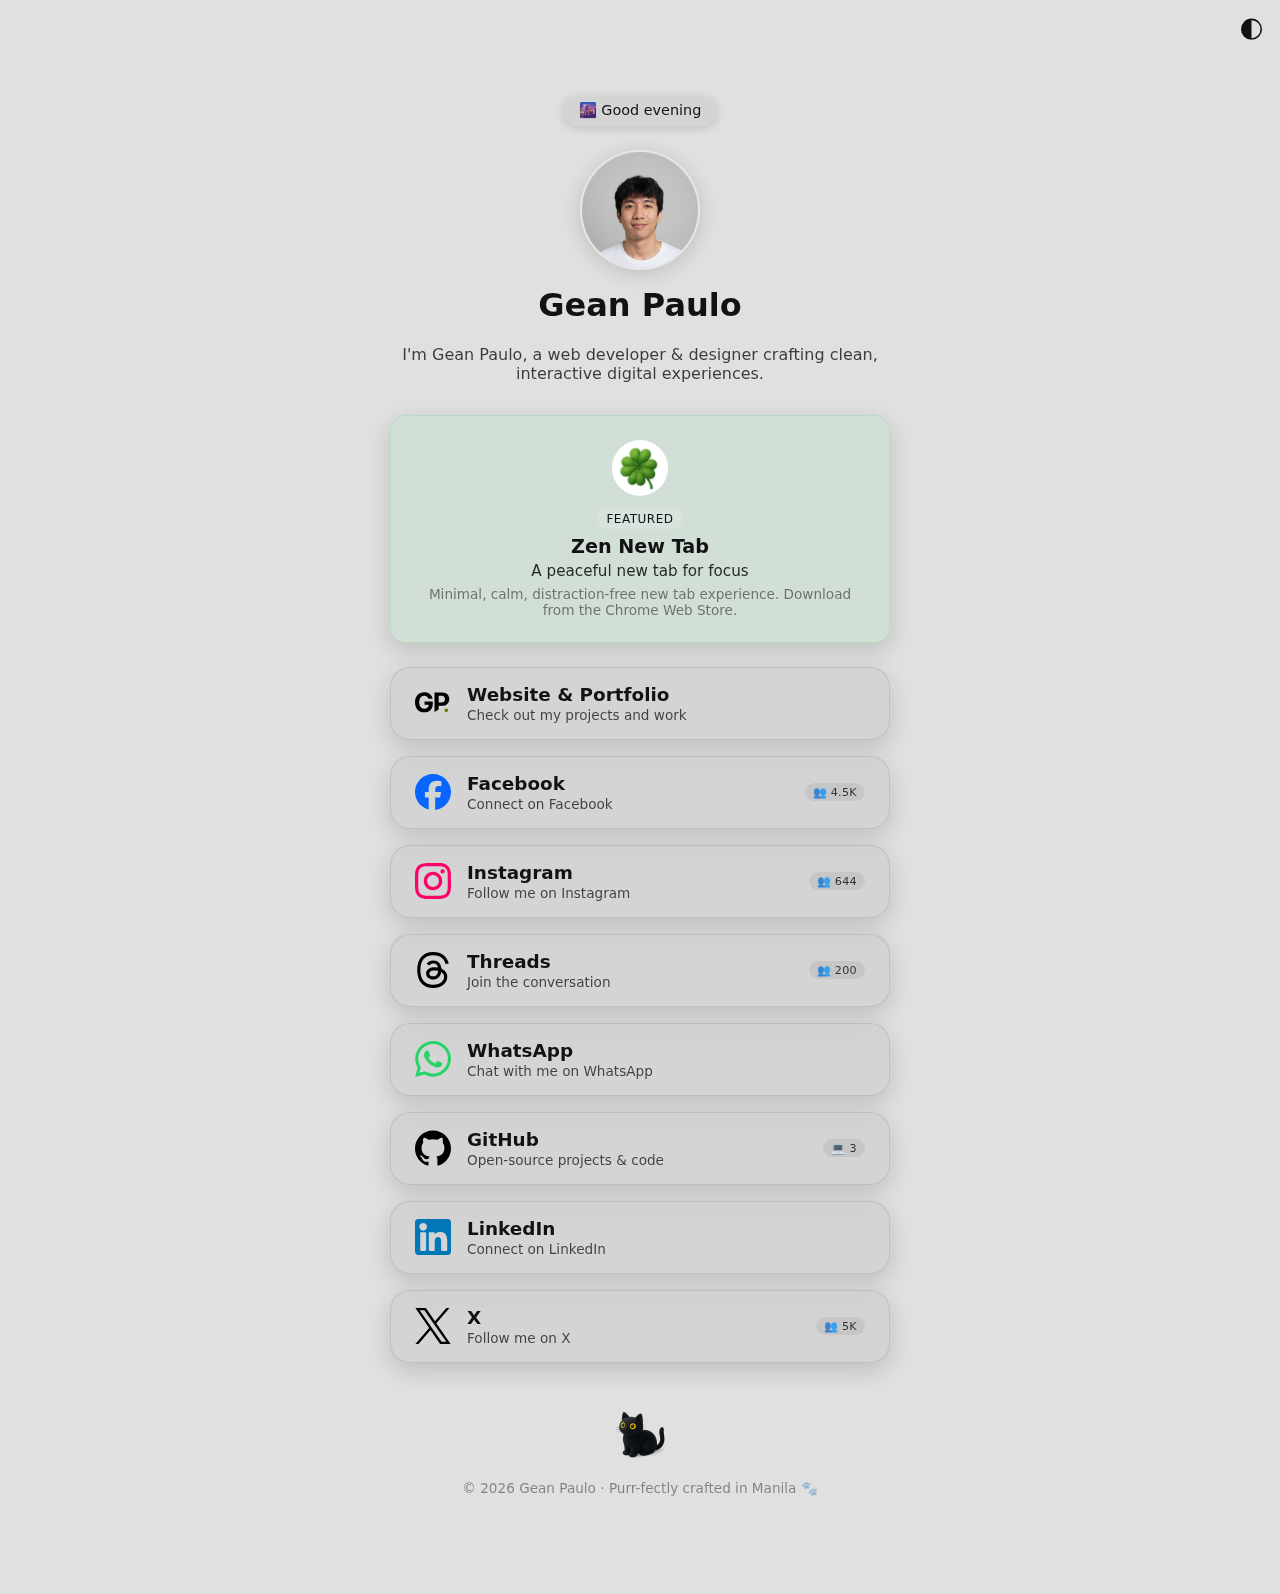
<file: index.html>
<!DOCTYPE html>
<html lang="en">
<head>
  <meta charset="UTF-8">
  <meta name="viewport" content="width=device-width, initial-scale=1.0">
  <title>Gean Paulo Links</title>
  
  <!-- Basic SEO -->
  <meta name="description" content="Gean Paulo's links page. Connect with me on socials, explore my work, and discover my projects.">
  <meta name="author" content="Gean Paulo">
  <meta name="keywords" content="Gean Paulo, web developer, designer, portfolio, links, social links, projects, web development">
  
  <!-- Open Graph / Facebook -->
  <meta property="og:title" content="Gean Paulo Links">
  <meta property="og:description" content="Gean Paulo's links page. Connect with me on socials, explore my work, and discover my projects.">
  <meta property="og:type" content="website">
  <meta property="og:url" content="https://geanpaulo.site/">
  <meta property="og:image" content="https://geanpaulo.site/assets/images/avatar.jpg">
  
  <!-- Twitter Card -->
  <meta name="twitter:card" content="summary_large_image">
  <meta name="twitter:title" content="Gean Paulo Links">
  <meta name="twitter:description" content="Gean Paulo's links page. Connect with me on socials, explore my work, and discover my projects.">
  <meta name="twitter:image" content="https://geanpaulo.site/assets/images/avatar.jpg">
  
  <!-- Favicon -->
  <link rel="icon" href="assets/images/gp5.svg" type="image/svg+xml">
  
  <!-- Stylesheet -->
  <link rel="stylesheet" href="style.css">
</head>
<body>
  <!-- Theme Toggle Button -->
  <button id="theme-toggle" aria-label="Toggle Dark/Light Mode">🌓</button>

  <!-- Main Container -->
  <div class="container">
    <!-- Profile Section -->
    <div class="profile">
      <div id="greeting" class="greeting-pill">Hello!</div>
      <img src="assets/images/avatar.jpg" alt="Gean Paulo" class="avatar">
      <h1>Gean Paulo</h1>
      <p>I'm Gean Paulo, a web developer & designer crafting clean, interactive digital experiences.</p>
    </div>

    <!-- Featured Section -->
    <div id="featured"></div>

    <!-- Links Section -->
    <div id="links" class="links">
      <!-- JavaScript will populate link cards here -->
    </div>

    <!-- Footer -->
    <footer style="display:flex; flex-direction:column; align-items:center; text-align:center;">
  <img
    src="assets/images/blackcat.png"
    alt="Black cat"
    class="cat-light"
    style="width:64px; height:auto; margin-bottom:0.75rem;"
  />
  <img
    src="assets/images/orangecat.png"
    alt="Orange cat"
    class="cat-dark"
    style="width:64px; height:auto; margin-bottom:0.75rem;"
  />
  <p>© 2026 Gean Paulo &middot; Purr-fectly crafted in Manila 🐾</p>
</footer>
  </div>

  <!-- JavaScript -->
  <script src="app.js"></script>
</body>
</html>
</file>
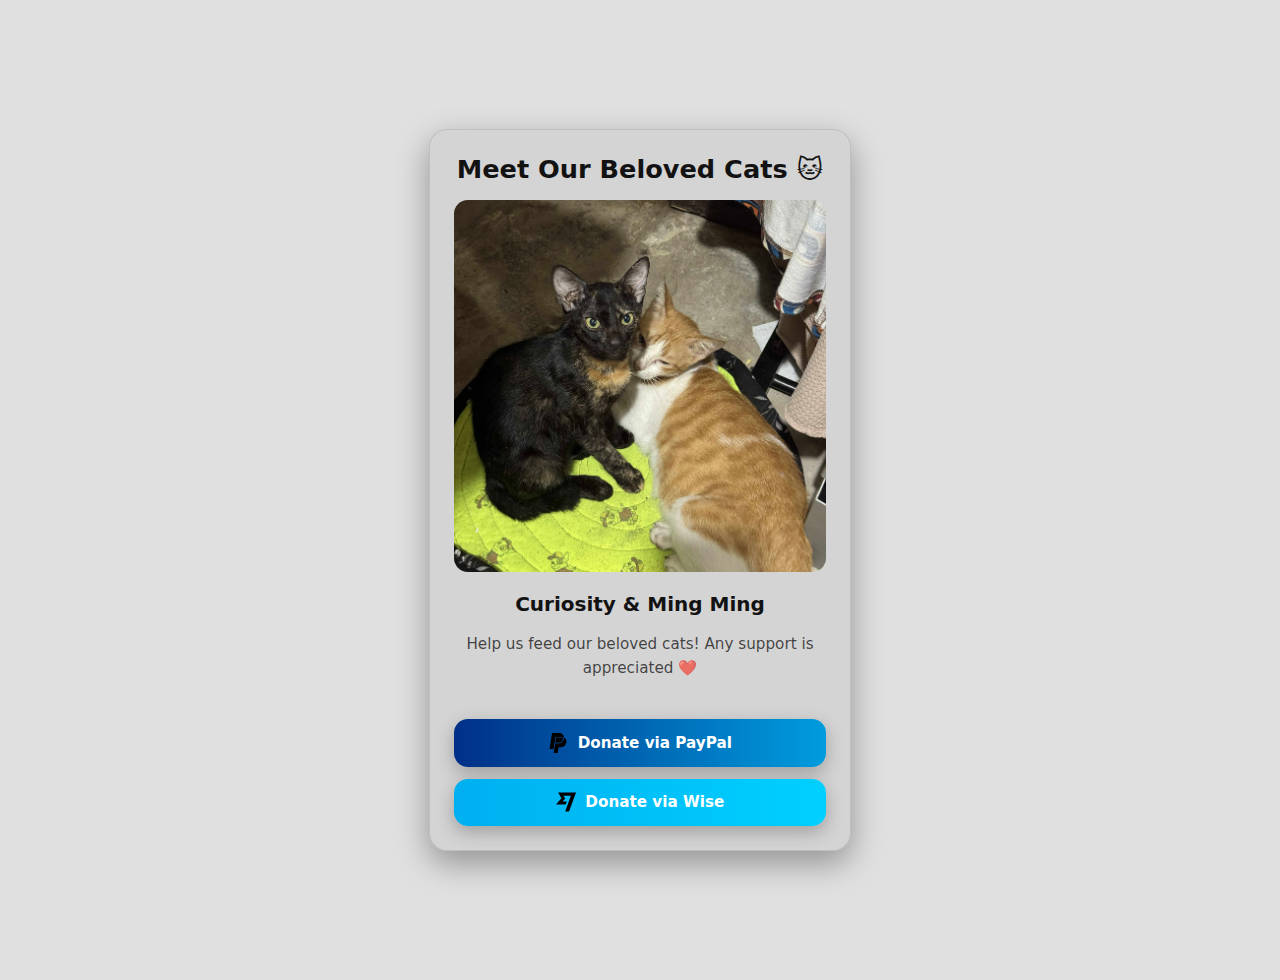
<file: cat.html>
<!DOCTYPE html>
<html lang="en">
<head>
<meta charset="UTF-8" />
<meta name="viewport" content="width=device-width, initial-scale=1.0" />
<title>Meet Our Cats</title>

<style>
:root {
  --bg: #121212;
  --fg: #ffffff;
  --card-bg: rgba(255,255,255,0.05);
  --card-border: rgba(255,255,255,0.14);
  --text-desc: rgba(255,255,255,0.7);
}

body.light {
  --bg: #e0e0e0;
  --fg: #121212;
  --card-bg: rgba(0,0,0,0.05);
  --card-border: rgba(0,0,0,0.1);
  --text-desc: rgba(0,0,0,0.7);
}

body {
  background: var(--bg);
  color: var(--fg);
  font-family: system-ui, -apple-system, BlinkMacSystemFont, sans-serif;
  min-height: 100vh;
  display: grid;
  place-items: center;
  padding: 2rem;
  transition: background 0.3s ease, color 0.3s ease;
}

/* --------------------------
   Cat Card
--------------------------- */
.cat-card {
  width: 100%;
  max-width: 420px;
  background: var(--card-bg);
  border: 1px solid var(--card-border);
  border-radius: 18px;
  box-shadow: 0 12px 32px rgba(0,0,0,0.35);
  overflow: hidden;
}

/* Header */
.cat-header {
  padding: 1.5rem 1.5rem 1rem;
  text-align: center;
}

.cat-header h1 {
  font-size: 1.6rem;
  font-weight: 700;
  margin: 0;
}

/* Image */
.cat-media {
  padding: 0 1.5rem;
}

.cat-media img {
  width: 100%;
  display: block;
  border-radius: 14px;
  cursor: pointer;
  transition: transform 0.25s ease;
}

.cat-media img:hover {
  transform: scale(1.03);
}

/* Body */
.cat-body {
  padding: 1.25rem 1.5rem 1.5rem;
  text-align: center;
}

.cat-name {
  font-size: 1.25rem;
  font-weight: 700;
  margin-bottom: 0.5rem;
}

.cat-desc {
  font-size: 0.95rem;
  line-height: 1.6;
  color: var(--text-desc);
}

/* Actions */
.cat-actions {
  padding: 0 1.5rem 1.5rem;
  display: flex;
  flex-direction: column;
  gap: 0.75rem;
}

.cat-actions a {
  display: flex;
  align-items: center;
  justify-content: center;
  gap: 0.6rem;
  padding: 0.85rem 1rem;
  border-radius: 14px;
  font-size: 0.95rem;
  font-weight: 600;
  text-decoration: none;
  color: #fff;
  transition: transform 0.15s ease, box-shadow 0.15s ease;
  box-shadow: 0 6px 18px rgba(0,0,0,0.25);
}

.cat-actions a:hover {
  transform: translateY(-1px);
  box-shadow: 0 10px 26px rgba(0,0,0,0.3);
}

.cat-actions img {
  height: 1.25rem;
}

/* Brand Colors */
.donate-paypal { background: linear-gradient(90deg, #003087, #009cde); }
.donate-wise { background: linear-gradient(90deg, #00AFF0, #00D0FF); }

/* Mobile tuning */
@media (max-width: 480px) {
  .cat-header,
  .cat-body,
  .cat-actions,
  .cat-media { padding-left:1.25rem; padding-right:1.25rem; }

  .cat-header h1 { font-size:1.45rem; }
}
</style>
</head>

<body class="cat-page">

<div class="cat-card">

  <div class="cat-header">
    <h1>Meet Our Beloved Cats 🐱</h1>
  </div>

  <div class="cat-media">
    <a href="cat.html">
      <img src="assets/images/curiosity.jpg" alt="Curiosity & Ming Ming">
    </a>
  </div>

  <div class="cat-body">
    <div class="cat-name">Curiosity & Ming Ming</div>
    <p class="cat-desc">
      Help us feed our beloved cats! Any support is appreciated ❤️
    </p>
  </div>

  <div class="cat-actions">
    <a href="https://www.paypal.me/geanpaulo" target="_blank" class="donate-paypal">
      <img src="assets/icons/paypal.svg" alt=""> Donate via PayPal
    </a>
    <a href="https://wise.com/pay/me/geanpaulop" target="_blank" class="donate-wise">
      <img src="assets/icons/wise.svg" alt=""> Donate via Wise
    </a>
  </div>

</div>

<script>
// =========================
// THEME DETECTION & PERSISTENCE
// =========================

// Immediately apply saved theme before anything renders
(function(){
  const savedTheme = localStorage.getItem("theme");
  const prefersDark = window.matchMedia("(prefers-color-scheme: dark)").matches;

  if(savedTheme === "light"){
    document.body.classList.add("light");
    document.body.classList.remove("dark");
  } else if(savedTheme === "dark"){
    document.body.classList.add("dark");
    document.body.classList.remove("light");
  } else {
    if(prefersDark){
      document.body.classList.add("dark");
      document.body.classList.remove("light");
    } else {
      document.body.classList.add("light");
      document.body.classList.remove("dark");
    }
  }
})();

// Optional: theme toggle button for testing
// Save theme so it persists across pages
function toggleTheme(){
  if(document.body.classList.contains("light")){
    document.body.classList.remove("light");
    document.body.classList.add("dark");
    localStorage.setItem("theme","dark");
  } else {
    document.body.classList.remove("dark");
    document.body.classList.add("light");
    localStorage.setItem("theme","light");
  }
}
</script>

</body>
</html>
</file>
<file: style.css>
/* ==========================
   THEME VARIABLES
========================== */
:root {
  --bg: #121212;
  --fg: #ffffff;
  --card-bg: rgba(255, 255, 255, 0.05);
  --card-border: rgba(255, 255, 255, 0.1);
  --text-desc: rgba(255, 255, 255, 0.7);
  --shadow-color: rgba(0,0,0,0.3);
  --aura-color-1: rgba(255, 0, 200, 0.12);
  --aura-color-2: rgba(0, 200, 255, 0.08);
  --scrollbar-thumb: rgba(255,255,255,0.2);
  --scrollbar-track: rgba(0,0,0,0.05);

  /* Featured soft green */
  --featured-bg: rgba(37, 211, 102, 0.08);
  --featured-border: rgba(37, 211, 102, 0.15);
}

body.light {
  --bg: #e0e0e0;
  --fg: #121212;
  --card-bg: rgba(0,0,0,0.05);
  --card-border: rgba(0,0,0,0.1);
  --text-desc: rgba(0,0,0,0.7);
  --shadow-color: rgba(0,0,0,0.15);
  --aura-color-1: rgba(255,0,200,0.0);
  --aura-color-2: rgba(0,200,255,0.0);
  --scrollbar-thumb: rgba(0,0,0,0.2);

  --featured-bg: rgba(37,211,102,0.08);
  --featured-border: rgba(37,211,102,0.15);
}

/* ==========================
   STATIC AURA BACKGROUND
========================== */
body::before {
  content: '';
  position: fixed;
  top: -50%;
  left: -50%;
  width: 200%;
  height: 200%;
  background: radial-gradient(circle at 30% 30%, var(--aura-color-1), transparent 40%),
              radial-gradient(circle at 70% 70%, var(--aura-color-2), transparent 50%);
  background-repeat: no-repeat;
  background-size: cover;
  filter: blur(80px);
  z-index: -1;
  pointer-events: none;
  opacity: 0.15; /* subtle glow, lower opacity for battery */
  transition: all 0.3s ease;
}

/* ==========================
   BASE STYLES
========================== */
* {
  box-sizing: border-box;
  font-family: -apple-system, BlinkMacSystemFont, system-ui, sans-serif;
  margin:0;
  padding:0;
  transition: all 0.3s ease;
}

body {
  min-height:100vh;
  display:flex;
  justify-content:center;
  align-items:flex-start;
  color: var(--fg);
  text-align:center;
  padding:2rem;
  background: var(--bg);
  overflow-y:auto;
}

/* ==========================
   CONTAINER
========================== */
.container {
  width:100%;
  max-width:500px;
  padding:4rem 0;
}

/* ==========================
   PROFILE
========================== */
.profile {
  display:flex;
  flex-direction:column;
  align-items:center;
  position: relative;
  gap:1rem;
}

.profile .avatar {
  width:120px;
  height:120px;
  border-radius:50%;
  object-fit:cover;
  border:2px solid rgba(255,255,255,0.2);
  box-shadow:0 4px 20px var(--shadow-color);
}

.profile h1 { font-size:2rem; margin-bottom:0.3rem; }
.profile p { font-size:1rem; margin-bottom:2rem; opacity:0.8; }

/* ==========================
   GREETING PILL (STATIC)
========================== */
.greeting-pill {
  display: block;
  padding: 0.4rem 1rem;
  background: var(--card-bg);
  color: var(--fg);
  border-radius: 999px;
  font-size: 0.9rem;
  font-weight: 500;
  backdrop-filter: blur(8px);
  box-shadow: 0 2px 10px var(--shadow-color);
  margin-bottom: 0.5rem;
  /* Removed animations and dynamic glow for static display */
}

body.light .greeting-pill {
  box-shadow: 0 2px 10px var(--shadow-color);
  background: var(--card-bg);
  color: var(--fg);
}

/* ==========================
   THEME TOGGLE
========================== */
#theme-toggle {
  position: fixed;
  top:1rem;
  right:1rem;
  background:none;
  border:none;
  font-size:1.5rem;
  cursor:pointer;
  color: var(--fg);
  z-index:999;
}

/* ==========================
   LINKS
========================== */
.links {
  display:flex;
  flex-direction:column;
  gap:1rem;
}

.link-card {
  display:flex;
  align-items:center;
  justify-content: space-between;  /* stats will be at far right */
  gap:1rem;
  backdrop-filter: blur(12px);
  background: var(--card-bg);
  border-radius:20px;
  padding:1rem 1.5rem;
  font-size:1.1rem;
  text-decoration:none;
  color: var(--fg);
  border:1px solid var(--card-border);
  box-shadow:0 8px 25px var(--shadow-color);
  transition: all 0.3s ease;
}

.link-card:hover {
  transform: scale(1.05);
  box-shadow:0 12px 35px var(--shadow-color);
}

.link-icon svg { width:36px; height:36px; transition: all 0.3s ease; }

.link-text {
  display:flex;
  flex-direction:column;
  text-align:left;
  flex:1;                       /* take remaining space */
}

.link-title { font-weight:600; font-size:1.15rem; }
.link-desc { font-size:0.85rem; color: var(--text-desc); margin-top:2px; }

/* ==========================
   LINK STATS PILL (FAR RIGHT)
========================== */
.link-stats {
  display: inline-block;
  font-size: 0.7rem;
  font-weight:500;
  color: var(--fg);
  background: rgba(255,255,255,0.12);
  border-radius: 999px;
  padding: 0.15rem 0.5rem;
  opacity: 0.85;
  text-transform: uppercase;
  letter-spacing: 0.3px;
  flex-shrink: 0;               /* don’t shrink */
  align-self: center;            /* vertical center */
}

body.light .link-stats {
  background: rgba(0,0,0,0.08);
  color: var(--fg);
}

/* ==========================
   FEATURED CARD UNIQUE (SOFT GREEN & CENTERED)
========================== */
.featured-card-wrapper-unique { margin-bottom:24px; }

.featured-card-unique {
  display:block;
  text-decoration:none;
  border-radius:16px;
  overflow:hidden;
  background: var(--featured-bg);
  border:1px solid var(--featured-border);
  box-shadow:0 8px 25px var(--shadow-color);
  transition: all 0.3s ease;
  text-align:center;
}

.featured-card-unique:hover {
  transform: scale(1.03);
  box-shadow:0 12px 35px var(--shadow-color);
}

.featured-inner-unique {
  display:flex;
  flex-direction: column;
  align-items:center;
  justify-content:center;
  padding:24px;
  gap:12px;
}

.featured-icon-unique { width:56px; height:56px; flex-shrink:0; }

.featured-text-unique {
  text-align:center;
  color: var(--fg);
  font-family: -apple-system, BlinkMacSystemFont, system-ui, sans-serif;
}

/* Featured pill */
.featured-pill-unique {
  display:inline-block;
  padding:0.2rem 0.6rem;
  font-size:0.75rem;
  font-weight:500;
  color: var(--fg);
  background: rgba(255,255,255,0.12);
  border-radius:999px;
  margin-bottom:6px;
  text-transform:uppercase;
  letter-spacing:0.5px;
}

.featured-title-unique {
  font-weight:600;
  font-size:1.2rem;
  margin-bottom:4px;
  display:block;
  color: var(--fg);
}

.featured-tagline-unique {
  font-size:0.95rem;
  opacity:0.9;
  margin-bottom:6px;
  display:block;
  color: var(--fg);
}

.featured-desc-unique {
  font-size:0.85rem;
  opacity:0.7;
  display:block;
  color: var(--text-desc);
}

/* ==========================
   FOOTER
========================== */
footer {
  margin-top: 2.5rem;
  font-size: 0.85rem;
  color: var(--text-desc);
  text-align: center;
  line-height: 1.4;
  transition: all 0.3s ease;
  /* removed opacity so images are not muted */
}

footer a {
  color: var(--fg);
  text-decoration: none;
  font-weight: 500;
}

footer a:hover {
  text-decoration: underline;
}

footer p {
  display: inline-flex;
  align-items: center;
  justify-content: center; /* centers content horizontally */
  gap: 4px; /* small spacing between text and flag */
  opacity: 0.6; /* only the text is slightly muted */
}

footer img.cat-icon {
  width: 24px;      /* or any size you prefer */
  height: auto;
  opacity: 1;        /* full opacity for images */
}

/* ==========================
   RESPONSIVE
========================== */
@media(max-width:480px){
  .profile h1{font-size:1.5rem;}
  .link-card{font-size:1rem;padding:0.8rem 1rem;gap:0.75rem;}
  .link-icon svg{width:30px;height:30px;}
  .link-title{font-size:1rem;}
  .link-desc{font-size:0.75rem;}
}

/* ==========================
   CUSTOM SCROLLBAR
========================== */
body::-webkit-scrollbar{width:8px;}
body::-webkit-scrollbar-track{background:var(--scrollbar-track);}
body::-webkit-scrollbar-thumb{background:var(--scrollbar-thumb);border-radius:4px;}
body::-webkit-scrollbar-thumb:hover{background:rgba(255,255,255,0.3);}
body.light::-webkit-scrollbar-thumb:hover{background:rgba(0,0,0,0.3);}
*{scrollbar-width:thin;scrollbar-color:var(--scrollbar-thumb) var(--scrollbar-track);}

/* ==========================
   THEME CAT TOGGLE
========================== */
.cat-light { display: none; }
.cat-dark { display: block; }

body.light .cat-light { display: block; }
body.light .cat-dark { display: none; }
</file>
